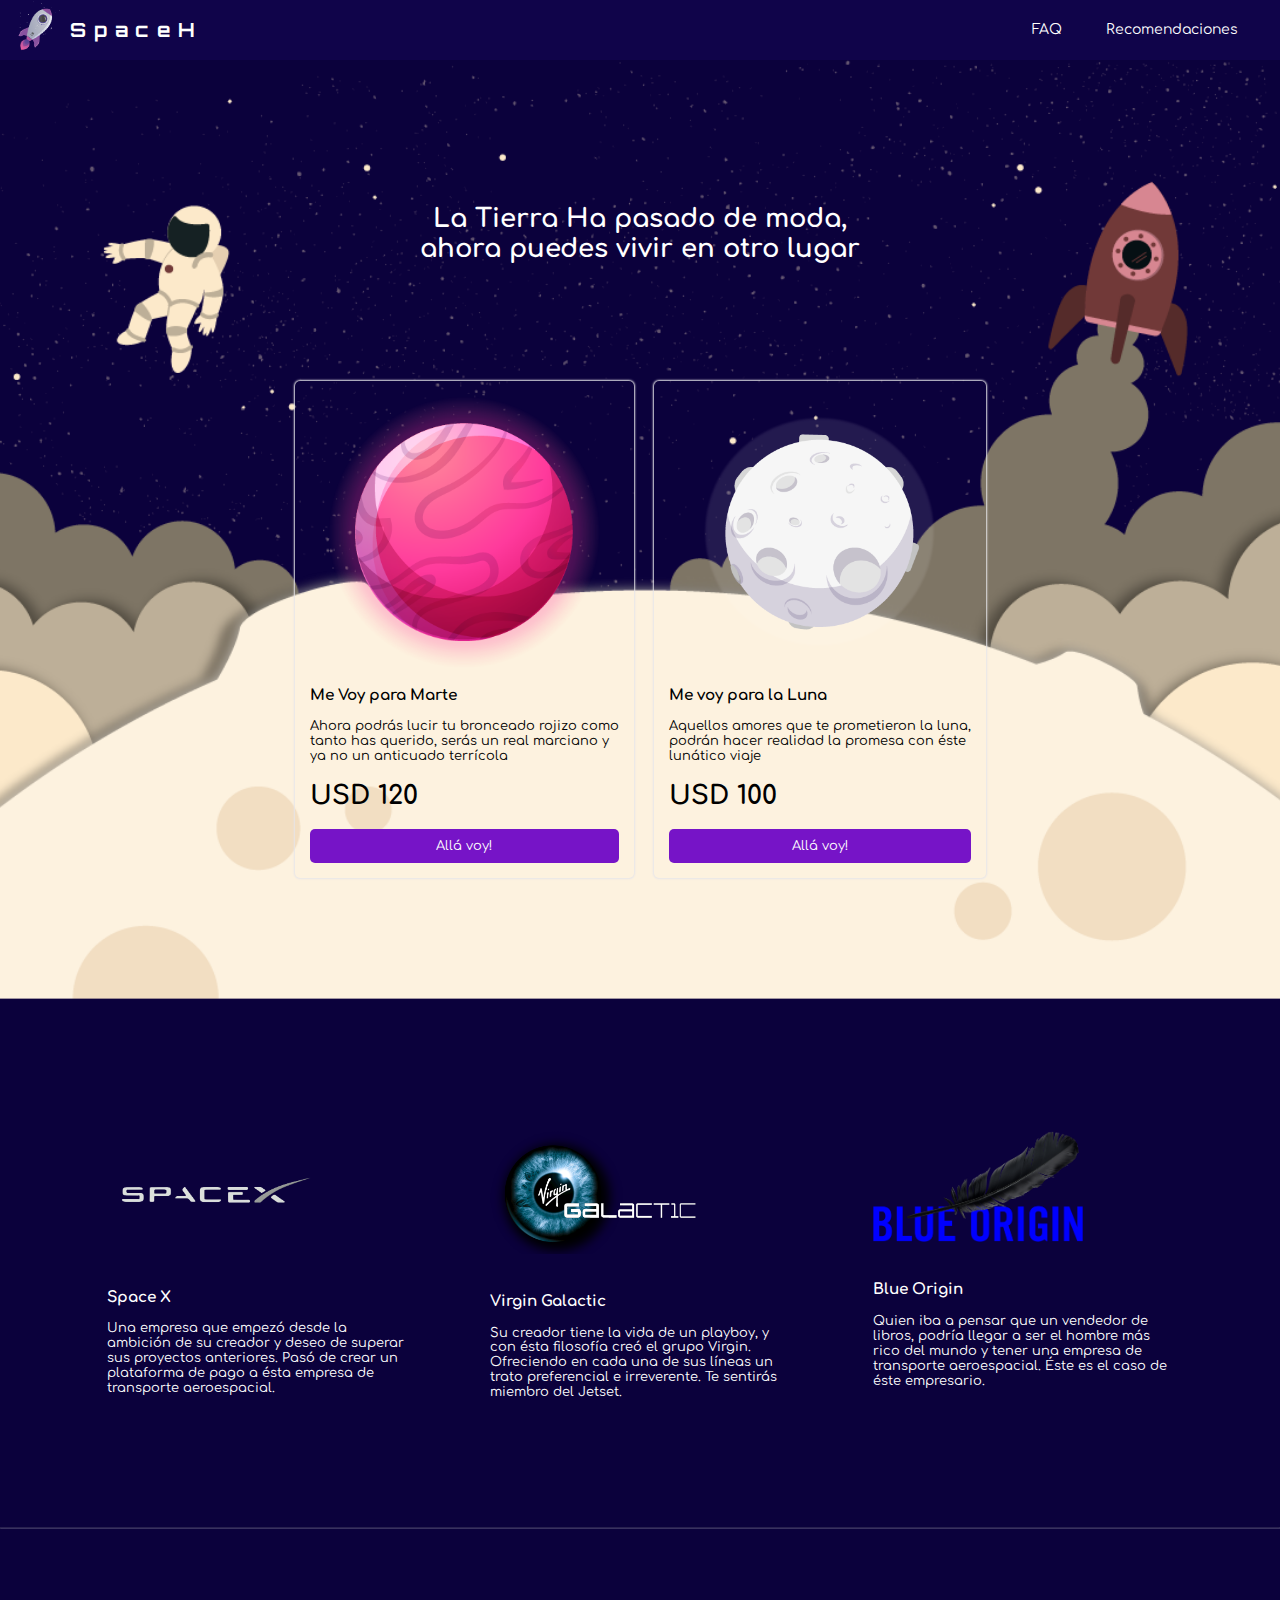
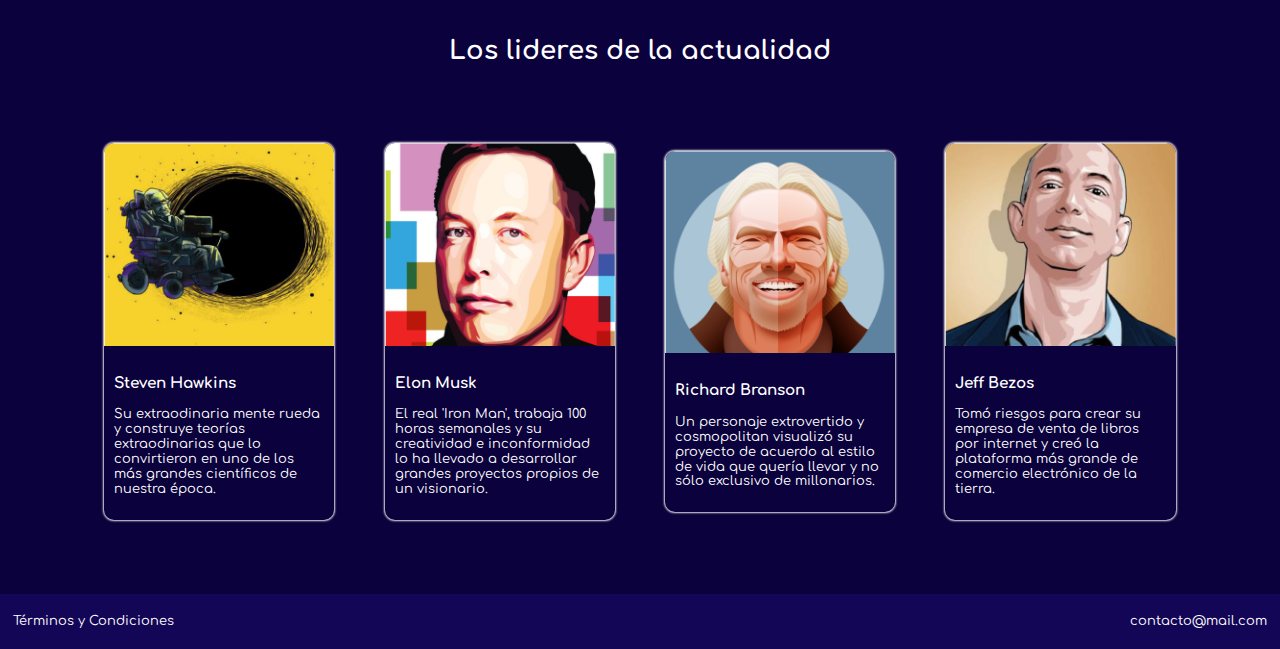
<file: index.html>
<!DOCTYPE html>
<html lang="es">
<head>
    <meta charset="UTF-8">
    <meta name="viewport" content="width=device-width, initial-scale=1.0">
    <link rel="stylesheet" href="css/animation.css">
    <link rel="stylesheet" href="css/normalize.css">
    <link rel="stylesheet" href="css/styles.css">
    <link rel="stylesheet" href="css/mobile.css">
    <title>SpaceH</title>
    <link rel="apple-touch-icon" sizes="180x180" href="images/apple-touch-icon.png">
    <link rel="icon" type="image/png" sizes="32x32" href="images/favicon-32x32.png">
    <link rel="icon" type="image/png" sizes="16x16" href="images/favicon-16x16.png">
    <link rel="manifest" href="images/site.webmanifest">
    <link rel="mask-icon" href="images/safari-pinned-tab.svg" color="#5bbad5">
    <meta name="msapplication-TileColor" content="#da532c">
    <meta name="theme-color" content="#ffffff">
</head>
<body>
    <nav class="downIn">
        <div>
            <h2 class="logo"><img src="images/rocket.png" class="rocket" alt="">SpaceH</h2>
        </div>
        <div>
            <ul>
                <li>
                    <a href="FAQ.html">FAQ</a>
                </li>
                <li>
                    <a href="recomendaciones.html">Recomendaciones</a>
                </li>
            </ul>
        </div>
    </nav>

    <section class="initial">
        <h1 class="main appear">
            La Tierra Ha pasado de moda, <br>
            ahora puedes vivir en otro lugar
        </h1>
    
        <div class="products">
            <div class="product UpIn">
                <div class="content">
                    <div class="image_product">
                        <img src="images/mars.png" alt="">
                    </div>
                    <div class="product_white">
                        <h3>Me Voy para Marte</h3>
                        <p>Ahora podrás lucir tu bronceado rojizo como <br>
                        tanto has querido, serás un real marciano y <br>
                        ya no un anticuado terrícola</p>
                    <h1>USD 120</h1>
                    </div>               
                    <a href="salesmars.html">
                        <button class="main_btn">Allá voy!</button>
                    </a>
                </div>
            </div>
    
            <div class="product UpIn">
                <div class="content">
                    <div class="image_product">
                        <img src="images/moon.png" alt="">
                    </div>
                    <h3>Me voy para la Luna</h3>
                    <p>Aquellos amores que te prometieron la luna, <br>
                        podrán hacer realidad la promesa con éste <br>
                        lunático viaje</p>
                    <h1>USD 100</h1>
                    <a href="salesmoon.html">
                        <button class="main_btn">Allá voy!</button>
                    </a>
                </div>
            </div>
        </div>
    </section>

    <section class="empresas">

        <div class="empresa">
            <div class="image_empresa">
                <img src="images/spaceX.png" alt="">
            </div>
            <h3>Space X</h3>
            <p>Una empresa que empezó desde la ambición
                de su creador y deseo de superar sus proyectos
                anteriores. Pasó de crear un plataforma de pago
                a ésta empresa de transporte aeroespacial.</p>
        </div>

        <div class="empresa">
            <div class="image_empresa">
                <img src="images/virgin.png" alt="">
            </div>
            <h3>Virgin Galactic</h3>
            <p>Su creador tiene la vida de un playboy, y con
                ésta filosofía creó el grupo Virgin. Ofreciendo
                en cada una de sus líneas un trato preferencial
                e irreverente. Te sentirás miembro del Jetset.</p>
        </div>

        <div class="empresa">
            <div class="image_empresa">
                <img src="images/blueorigin.png" alt="">
            </div>
            <h3>Blue Origin</h3>
            <p>Quien iba a pensar que un vendedor
                de libros, podría llegar a ser el hombre
                más rico del mundo y tener una empresa
                de transporte aeroespacial. Éste es el caso de
                éste empresario.</p>
        </div>
    </section>

    <hr>
    <h1 class="lideres_tittle">Los lideres de la actualidad</h1>

    <section class="lideres">
        <div class="lider">
            <div class="content_lider">
                <img src="images/sh.png" alt="">
                <div class="text">
                    <h3>Steven Hawkins</h3>
                    <p>Su extraodinaria mente rueda y
                        construye teorías extraodinarias que
                        lo convirtieron en uno de los más
                        grandes científicos de nuestra época.</p>
                </div>
            </div>
        </div>

        <div class="lider">
            <div class="content_lider">
                <img src="images/elon.png" alt="">
                <div class="text">
                    <h3>Elon Musk</h3>
                    <p>El real 'Iron Man', trabaja 100
                        horas semanales y su creatividad e
                        inconformidad lo ha llevado a
                        desarrollar grandes proyectos
                        propios de un visionario.</p>
                </div>
            </div>
        </div>

        <div class="lider">
            <div class="content_lider">
                <img src="images/branson.png" alt="">
                <div class="text">
                    <h3>Richard Branson</h3>
                    <p>Un personaje extrovertido y
                        cosmopolitan visualizó su proyecto
                        de acuerdo al estilo de vida que
                        quería llevar y no sólo exclusivo
                        de millonarios.</p>
                </div>
            </div>
        </div>

        <div class="lider">
            <div class="content_lider">
                <img src="images/bezos.png" alt="">
                <div class="text">
                    <h3>Jeff Bezos</h3>
                    <p>Tomó riesgos para crear su empresa
                        de venta de libros por internet y
                        creó la plataforma más grande de
                        comercio electrónico de la tierra.</p>
                </div>
            </div>
        </div>
    </section>

    <footer>
        <a href="terminos.html">Términos y Condiciones</a>
        <a href="mailto:contacto@mail.com">contacto@mail.com</a>
    </footer>
</body>
</html>
</file>
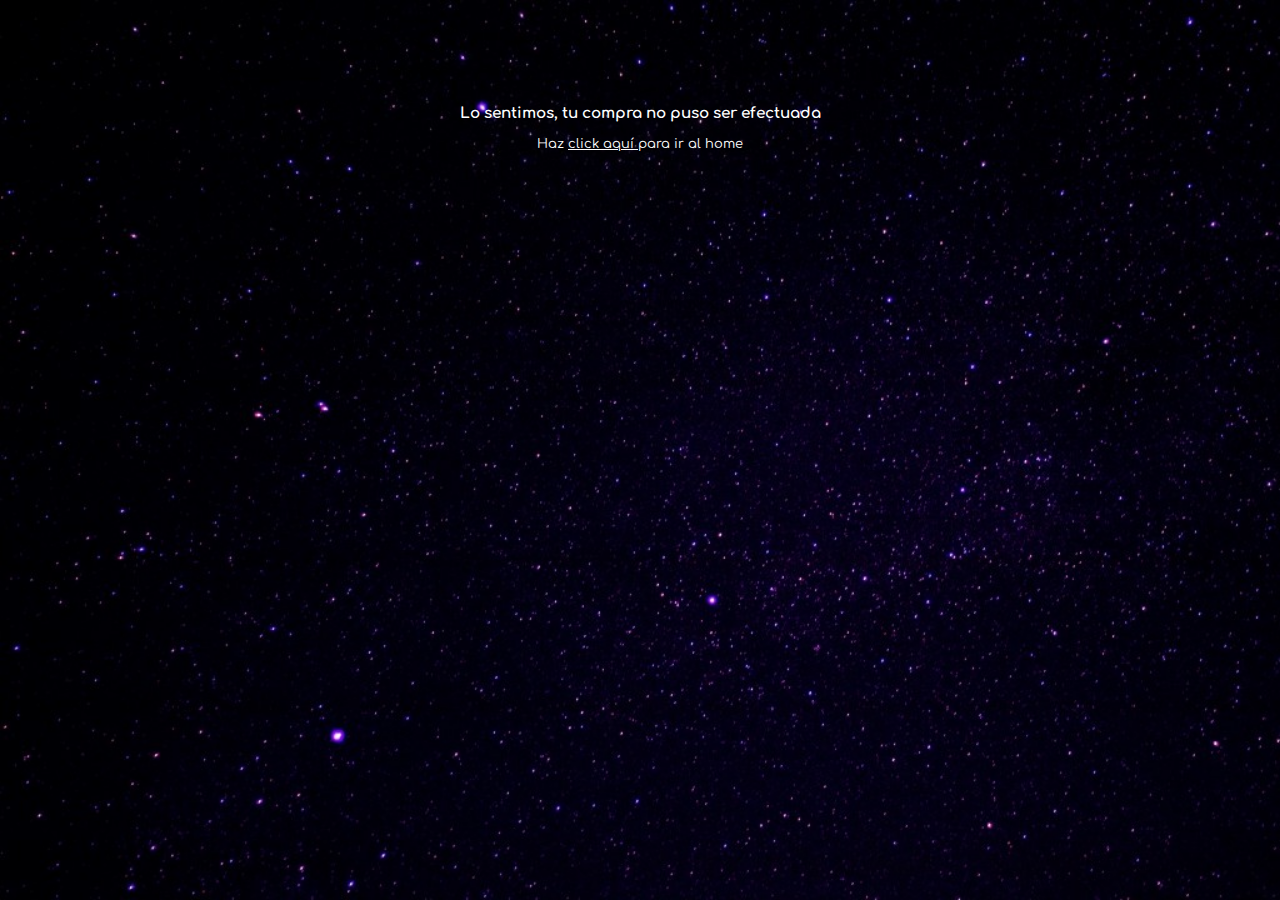
<file: fail.html>
<!DOCTYPE html>
<html lang="en">
<head>
    <meta charset="UTF-8">
    <meta name="viewport" content="width=device-width, initial-scale=1.0">
    <title>Fallo</title>
    <link rel="stylesheet" href="css/styles.css">
    <link rel="apple-touch-icon" sizes="180x180" href="images/apple-touch-icon.png">
    <link rel="icon" type="image/png" sizes="32x32" href="images/favicon-32x32.png">
    <link rel="icon" type="image/png" sizes="16x16" href="images/favicon-16x16.png">
    <link rel="manifest" href="images/site.webmanifest">
    <link rel="mask-icon" href="images  /safari-pinned-tab.svg" color="#5bbad5">
    <meta name="msapplication-TileColor" content="#da532c">
    <meta name="theme-color" content="#ffffff">
</head>
<body>
    <section class="back_fail">
        <div class="content_end">
            <h3>Lo sentimos, tu compra no puso ser efectuada</h3>
            <p>Haz <a href="index.html">click aquí </a>para ir al home</p>
        </div>
    </section>
</body>
</html>
</file>
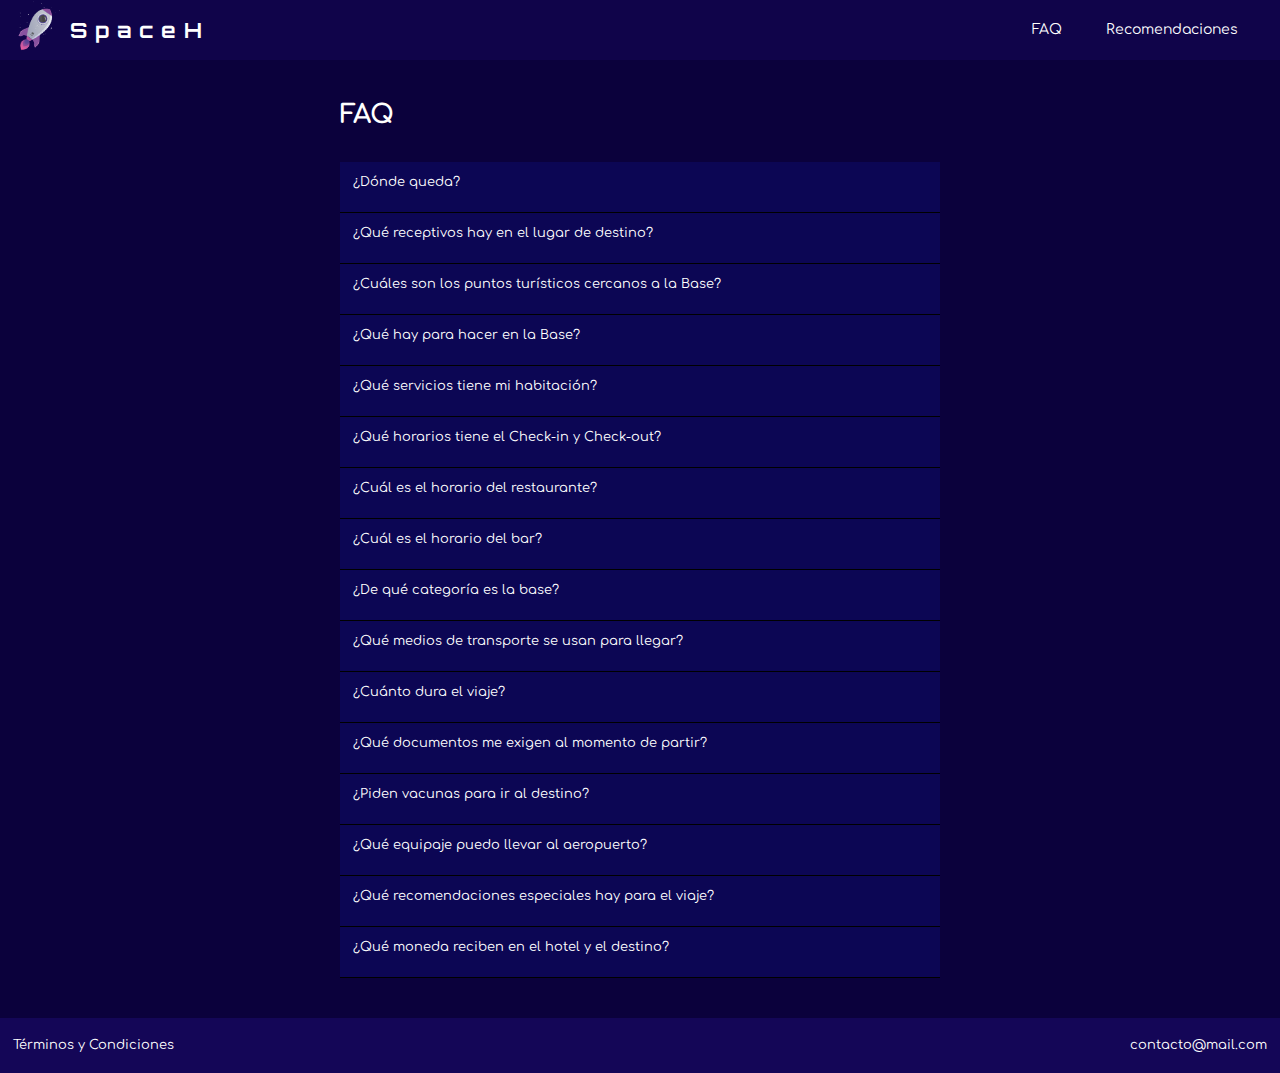
<file: FAQ.html>
<!DOCTYPE html>
<html lang="es">
<head>
    <meta charset="UTF-8">
    <meta name="viewport" content="width=device-width, initial-scale=1.0">
    <link rel="stylesheet" href="css/animation.css">
    <link rel="stylesheet" href="css/normalize.css">
    <link rel="stylesheet" href="css/styles.css">
    <link rel="stylesheet" href="css/acordeon.css">
    <link rel="stylesheet" href="css/mobile.css">
    <title>SpaceH</title>
    <link rel="apple-touch-icon" sizes="180x180" href="images/apple-touch-icon.png">
    <link rel="icon" type="image/png" sizes="32x32" href="images/favicon-32x32.png">
    <link rel="icon" type="image/png" sizes="16x16" href="images/favicon-16x16.png">
    <link rel="manifest" href="images/site.webmanifest">
    <link rel="mask-icon" href="images  /safari-pinned-tab.svg" color="#5bbad5">
    <meta name="msapplication-TileColor" content="#da532c">
    <meta name="theme-color" content="#ffffff">
</head>
<body>
    <nav class="downIn">
        <div>
            <a href="index.html"><h2 class="logo"><img src="images/rocket.png" class="rocket" alt="">SpaceH</h2></a>
        </div>
        <div>
            <ul>
                <li>
                    <a href="FAQ.html">FAQ</a>
                </li>
                <li>
                    <a href="recomendaciones.html">Recomendaciones</a>
                </li>
            </ul>
        </div>
    </nav>

    <div class="faqs">
        <h1>FAQ</h1>
          <br>    
    
        <div class="subapartado">
          <div class="title">
            <p class="titler">¿Dónde queda?</p>
          </div>
          <div class="info">
            <p class="infor">En la bahía del Cove, a 25 minutos del centro de la isla y de la playa. 
              Cabo Cañaveral para mayor informaciónEn la bahía del Cove, a 25 minutos del centro de 
              la isla y de la playa. 
        </p>
          </div>
        </div>
        
        <div class="subapartado">
          <div class="title">
            <p class="titler">¿Qué receptivos hay en el lugar de destino?</p>
          </div>
          <div class="info">
            <p class="infor">Vuelta en auto eléctrico, Reconocimiento y Tour por el área</p>
          </div>
        </div>
    
        <div class="subapartado">
          <div class="title">
            <p class="titler">¿Cuáles son los puntos turísticos cercanos a la Base?</p>
          </div>
          <div class="info">
            <p class="infor">Laguna Seca, Crater del Big Bang, ruinas Tesla Roaster, 
              Bandera de Neil Amstrong, Restos Apollo 13.</p>
          </div>
        </div>
    
        <div class="subapartado">
          <div class="title">
            <p class="titler">¿Qué hay para hacer en la Base?</p>
          </div>
          <div class="info">
            <p class="infor">Piscina termal, cultivos hidropónicos, caminatas lunares, río lento, juegos.</p>
          </div>
        </div>
    
        <div class="subapartado">
            <div class="title">
              <p class="titler">¿Qué servicios tiene mi habitación?</p>
            </div>
            <div class="info">
              <p class="infor">Tu habitación contará con televisión con señal por cable, 
                  aire acondicionado, caja de seguridad, baño privado con ducha, 
                  algunas habitaciones tienen vista a la tierra y otras al infinito. </p>
            </div>
          </div>
    
          <div class="subapartado">
              <div class="title">
                <p class="titler">¿Qué horarios tiene el Check-in y Check-out?</p>
              </div>
              <div class="info">
                <p class="infor">El check in de las habitaciones es a las 3:00 p.m. 
                  y el check out es a la 1:00 p.m. Dependiendo del lugar de la Luna 
                  donde aterricemos varía la zona horaria</p>
              </div>
            </div>
    
        <div class="subapartado">
          <div class="title">
            <p class="titler">¿Cuál es el horario del restaurante?</p>
          </div>
          <div class="info">
            <p class="infor">En el restaurante buffet: Desayuno: De 7:00 a.m a 900 a.m.,
               Almuerzo: De 12:00 m a 2:30 p.m., Cena: De 6:00 p.m. a 9:00 p.m. 
               Dependiendo del lugar de la Luna donde aterricemos varía la zona horaria.</p>
          </div>
        </div>
    
        <div class="subapartado">
          <div class="title">
            <p class="titler">¿Cuál es el horario del bar?</p>
          </div>
          <div class="info">
            <p class="infor">Funcionan de 11:00 a.m. a 11:00 p.m. Ofrece licores terrícolas 
              de diferentes nacionalidades a preferencia del viajero.</p>
          </div>
        </div>
    
        <div class="subapartado">
            <div class="title">
              <p class="titler">¿De qué categoría es la base?</p>
            </div>
            <div class="info">
              <p class="infor">Categoría Premium.</p>
            </div>
        </div>
    
        <div class="subapartado">
          <div class="title">
            <p class="titler">¿Qué medios de transporte se usan para llegar?</p>
          </div>
          <div class="info">
            <p class="infor">Contamos con servicio privado con carros eléctricos autónomos desde 
              el cohete, la base y recorridos por el globo.</p>
          </div>
        </div>
    
        <div class="subapartado">
          <div class="title">
            <p class="titler">¿Cuánto dura el viaje?</p>
          </div>
          <div class="info">
            <p class="infor">Desde Seatle, el vuelo dura 1 hora 40 minutos aproximadamente 
              a la Luna y 6 horas a Marte. El horario varía desde el continente de partida.</p>
          </div>
        </div>
    
        <div class="subapartado">
          <div class="title">
            <p class="titler">¿Qué documentos me exigen al momento de partir?</p>
          </div>
          <div class="info">
            <p class="infor">Sólo es necesario tu ID, pasaporte y tarjeta de crédito.</p>
          </div>
        </div>
    
        <div class="subapartado">
          <div class="title">
            <p class="titler">¿Piden vacunas para ir al destino?</p>
          </div>
          <div class="info">
            <p class="infor">Contra la Malaria, Fiebre Amarilla y nada de moquitos.</p>
          </div>
        </div>
    
        <div class="subapartado">
          <div class="title">
            <p class="titler">¿Qué equipaje puedo llevar al aeropuerto?</p>
          </div>
          <div class="info">
            <p class="infor">No es necesario, tu pasaporte incluye la indumentaria 
              para poder emprender el viaje. Además puedes llevar una pieza con 
              peso máximo de hasta 10 kilos como equipaje de mano.</p>
          </div>
        </div>
    
        <div class="subapartado">
          <div class="title">
            <p class="titler">¿Qué recomendaciones especiales hay para el viaje?</p>
          </div>
          <div class="info">
            <p class="infor">Usa siempre bloqueador solar, lleva repelente (hasta por 
              allá hay mosquitos). Cabe recordar que no contamos con capa de ozono por 
              lo que se recomienda uso de sombreros, gorra y/o demás elementos de 
              protección contra el sol que se puedan poner sobre el casco.</p>
          </div>
        </div>
    
        <div class="subapartado">
          <div class="title">
            <p class="titler">¿Qué moneda reciben en el hotel y el destino?</p>
          </div>
          <div class="info">
            <p class="infor">La mayoría de tarjetas de crédito son aceptadas 
              la conversión se hace en dólares y bitcoins pero pronto contaremos 
              con nuestra criptomoneda.</p>
          </div>
        </div>
      </div>

    <footer>
        <a href="terminos.html">Términos y Condiciones</a>
        <a href="mailto:contacto@mail.com">contacto@mail.com</a>
    </footer>
</body>
</html>
</file>
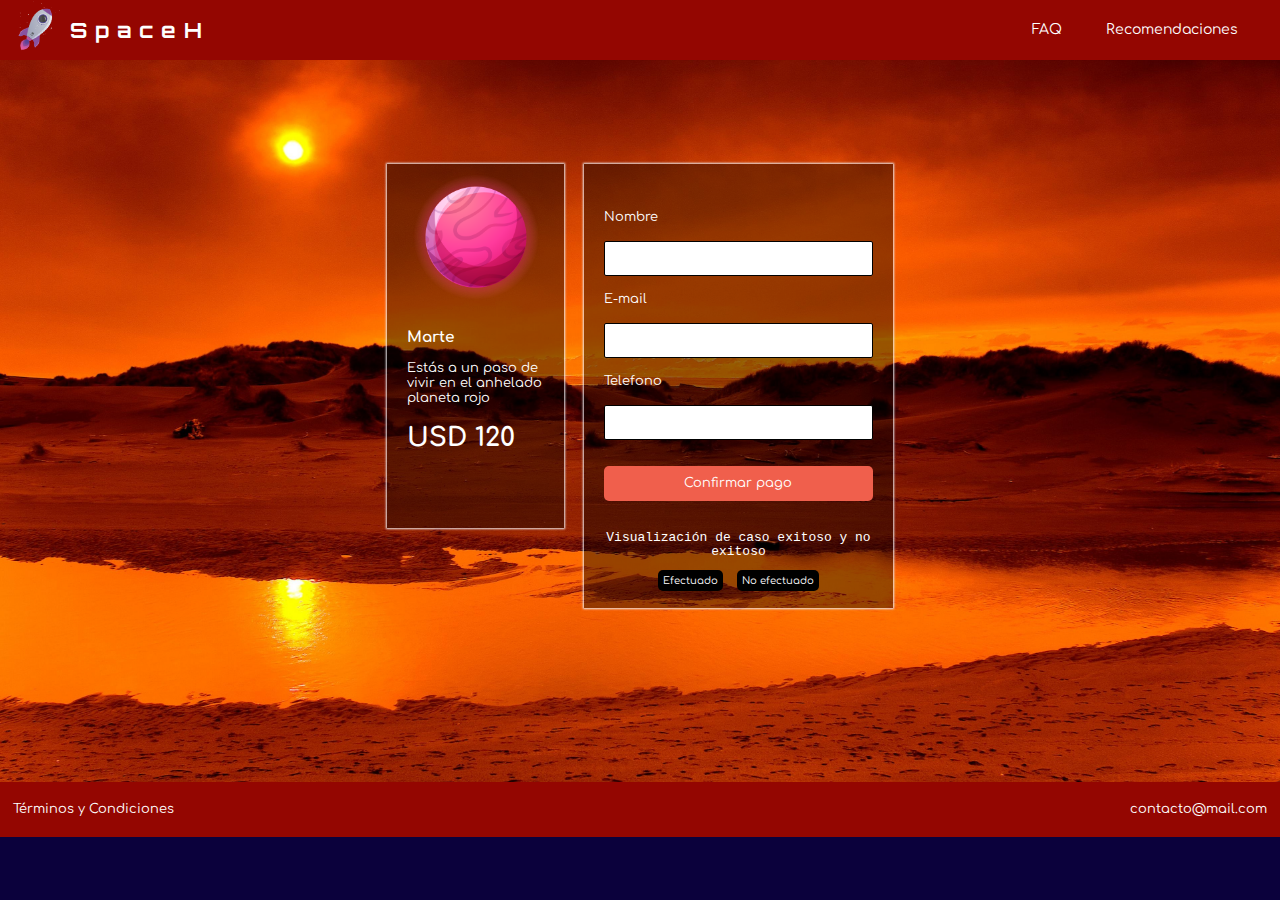
<file: salesmars.html>
<!DOCTYPE html>
<html lang="en">
<head>
    <meta charset="UTF-8">
    <meta name="viewport" content="width=device-width, initial-scale=1.0">
    <link rel="stylesheet" href="css/grid.css">
    <link rel="stylesheet" href="css/animation.css">
    <link rel="stylesheet" href="css/normalize.css">
    <link rel="stylesheet" href="css/styles.css">
    <link rel="stylesheet" href="css/mobile.css">
    <title>Marte</title>
    <link rel="apple-touch-icon" sizes="180x180" href="images/apple-touch-icon.png">
    <link rel="icon" type="image/png" sizes="32x32" href="images/favicon-32x32.png">
    <link rel="icon" type="image/png" sizes="16x16" href="images/favicon-16x16.png">
    <link rel="manifest" href="images/site.webmanifest">
    <link rel="mask-icon" href="images  /safari-pinned-tab.svg" color="#5bbad5">
    <meta name="msapplication-TileColor" content="#da532c">
    <meta name="theme-color" content="#ffffff">
</head>
<body>
    <nav class="nav_mars">
        <div>
            <a href="index.html"><h2 class="logo"><img src="images/rocket.png" class="rocket" alt="">SpaceH</h2></a>
        </div>
        <div>
            <ul>
                <li>
                    <a href="FAQ.html">FAQ</a>
                </li>
                <li>
                    <a href="recomendaciones.html">Recomendaciones</a>
                </li>
            </ul>
        </div>
    </nav>

    <div class="container_mars">
        <div class="description">
            <div class="image_description">
                <img src="images/mars.png" alt="">
            </div>
            <div class="text">
                <h3>Marte</h3>
                <p>Estás a un paso de vivir en el anhelado planeta rojo</p>
                <h1>USD 120</h1>
            </div>
        </div>

        <div class="payment">
            <form class="mars_form" action="https://www.paypal.com/cgi-bin/webscr?cmd=_s-xclick&hosted_button_id=XL9EEV5MVXDK4" method="POST">
                <label for="name">Nombre</label>
                <br>
                <input type="text" id="name" required class="data">
                <br>
                <label for="mail">E-mail</label>
                <br>
                <input type="email" id="mail" required class="data">
                <br>
                <label for="phone">Telefono</label>
                <br>
                <input type="tel" id="phone" required class="data">
                <br>
                <input type="submit" class="main_btn" name="submit" value="Confirmar pago">
                <br>
                <div class="pay">
                    <p>Visualización de caso exitoso y no exitoso</p>
                    <a href="success.html" class="btn_pay sucess">Efectuado</a>
                    <a href="fail.html" class="btn_pay fail">No efectuado</a>
                </div>
            </form>
        </div>
    </div>

    <footer class="footer_mars">
        <a href="terminos.html">Términos y Condiciones</a>
        <a href="mailto:contacto@mail.com">contacto@mail.com</a>
    </footer>
</body>
</html>
</file>
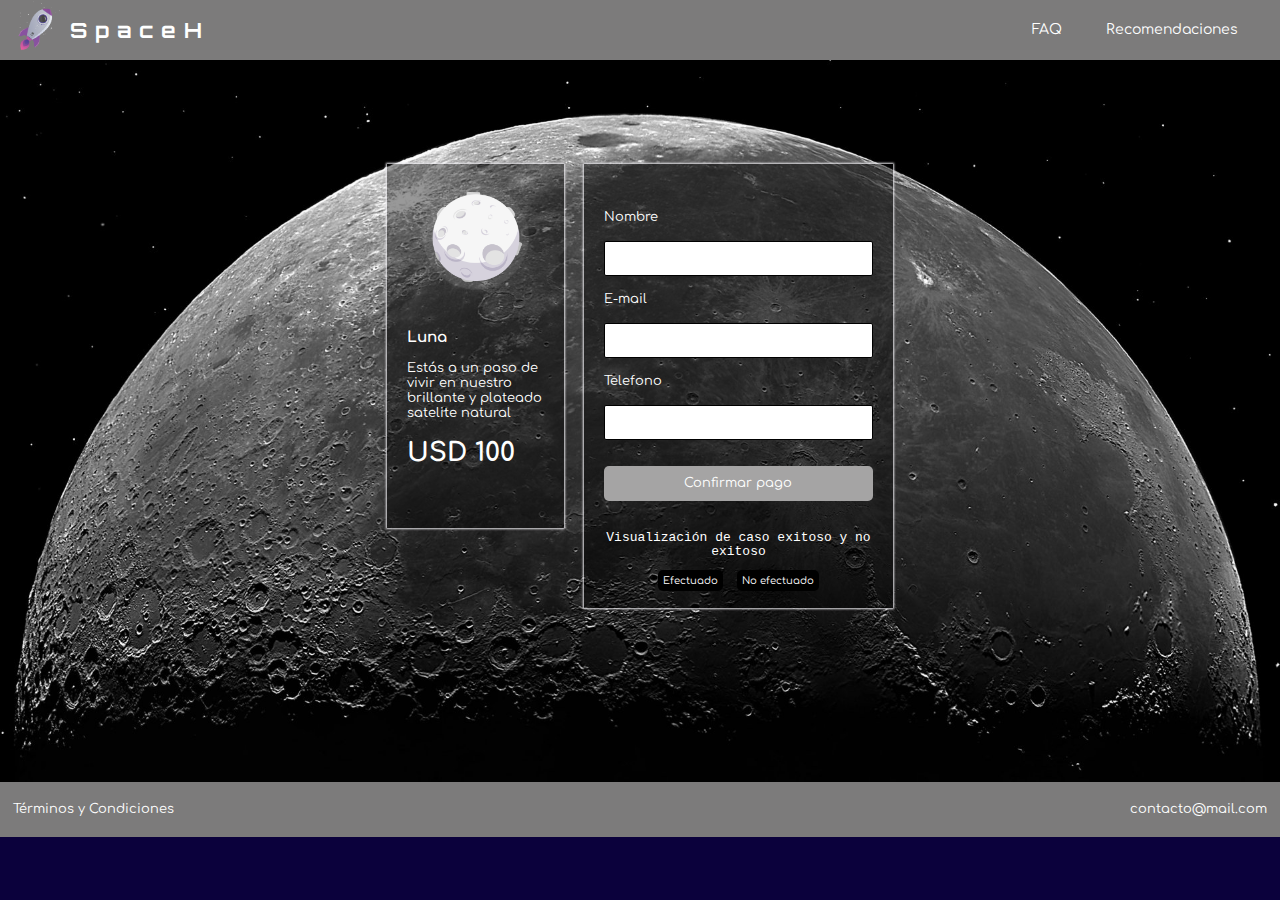
<file: salesmoon.html>
<!DOCTYPE html>
<html lang="en">
<head>
    <meta charset="UTF-8">
    <meta name="viewport" content="width=device-width, initial-scale=1.0">
    <link rel="stylesheet" href="css/grid.css">
    <link rel="stylesheet" href="css/animation.css">
    <link rel="stylesheet" href="css/normalize.css">
    <link rel="stylesheet" href="css/styles.css">
    <link rel="stylesheet" href="css/mobile.css">
    <title>Luna</title>
    <link rel="apple-touch-icon" sizes="180x180" href="images/apple-touch-icon.png">
    <link rel="icon" type="image/png" sizes="32x32" href="images/favicon-32x32.png">
    <link rel="icon" type="image/png" sizes="16x16" href="images/favicon-16x16.png">
    <link rel="manifest" href="images/site.webmanifest">
    <link rel="mask-icon" href="images  /safari-pinned-tab.svg" color="#5bbad5">
    <meta name="msapplication-TileColor" content="#da532c">
    <meta name="theme-color" content="#ffffff">
</head>
<body>
    <nav class="nav_moon">
        <div>
            <a href="index.html"><h2 class="logo"><img src="images/rocket.png" class="rocket" alt="">SpaceH</h2></a>
        </div>
        <div>
            <ul>
                <li>
                    <a href="FAQ.html">FAQ</a>
                </li>
                <li>
                    <a href="recomendaciones.html">Recomendaciones</a>
                </li>
            </ul>
        </div>
    </nav>

    <div class="container_moon">
        <div class="description">
            <div class="image_description">
                <img src="images/moon.png" alt="">
            </div>
            <div class="text">
                <h3>Luna</h3>
                <p>Estás a un paso de vivir en nuestro brillante y plateado satelite natural</p>
                <h1>USD 100</h1>
            </div>
        </div>

        <div class="payment">
            <form class="moon_form" action="https://www.paypal.com/cgi-bin/webscr?cmd=_s-xclick&hosted_button_id=XL9EEV5MVXDK4" method="POST">
                <label for="name">Nombre</label>
                <br>
                <input type="text" id="name" required class="data">
                <br>
                <label for="mail">E-mail</label>
                <br>
                <input type="email" id="mail" required class="data">
                <br>
                <label for="phone">Telefono</label>
                <br>
                <input type="tel" id="phone" required class="data">
                <br>
                <input type="submit" class="main_btn" name="submit" value="Confirmar pago">
                <br>
                <div class="pay">
                    <p>Visualización de caso exitoso y no exitoso</p>
                    <a href="success.html" class="btn_pay sucess">Efectuado</a>
                    <a href="fail.html" class="btn_pay fail">No efectuado</a>
                </div>
            </form>
        </div>
    </div>

    <footer class="footer_moon">
        <a href="terminos.html">Términos y Condiciones</a>
        <a href="mailto:contacto@mail.com">contacto@mail.com</a>
    </footer>
</body>
</html>
</file>
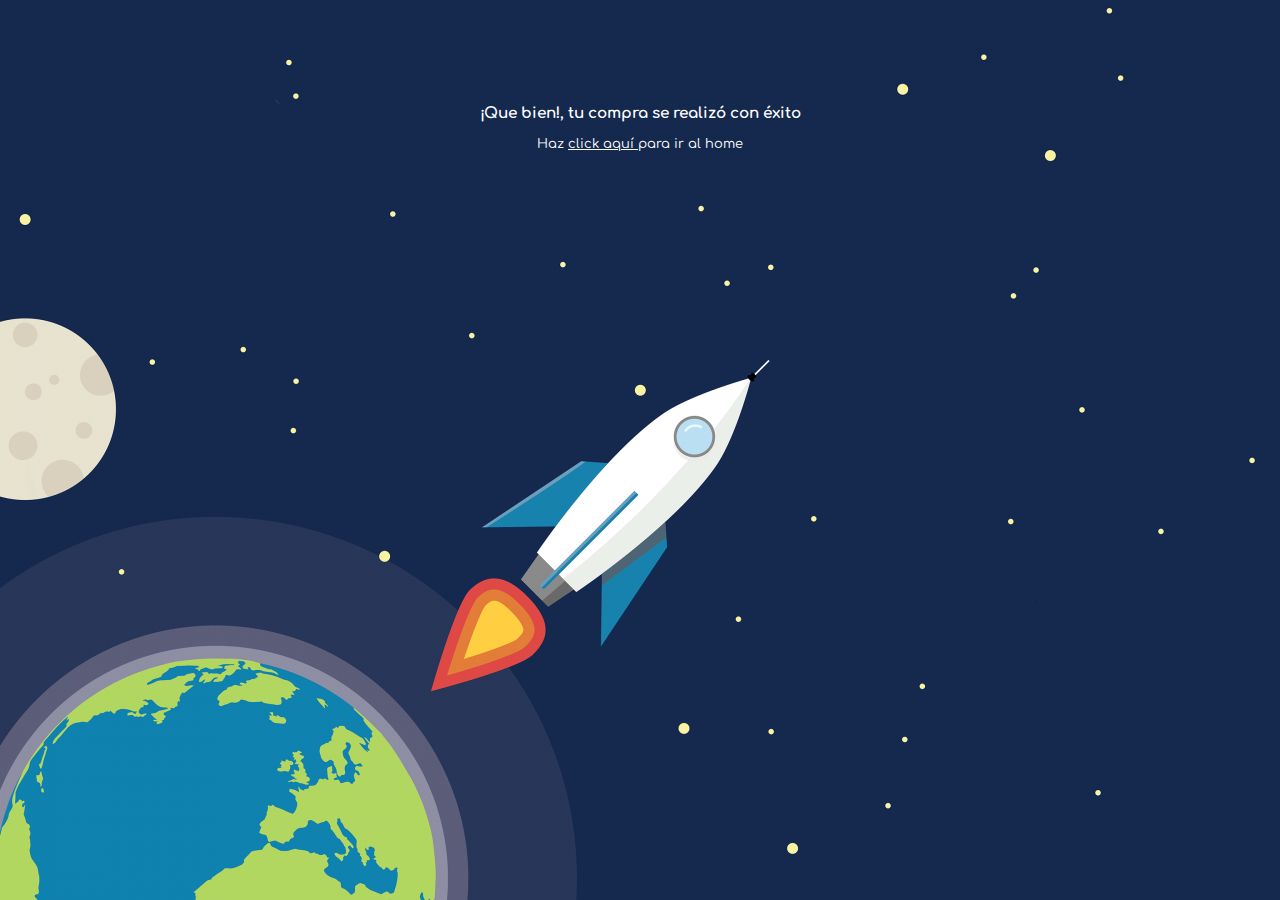
<file: success.html>
<!DOCTYPE html>
<html lang="en">
<head>
    <meta charset="UTF-8">
    <meta name="viewport" content="width=device-width, initial-scale=1.0">
    <title>Exito</title>
    <link rel="stylesheet" href="css/styles.css">
    <link rel="apple-touch-icon" sizes="180x180" href="images/apple-touch-icon.png">
    <link rel="icon" type="image/png" sizes="32x32" href="images/favicon-32x32.png">
    <link rel="icon" type="image/png" sizes="16x16" href="images/favicon-16x16.png">
    <link rel="manifest" href="images/site.webmanifest">
    <link rel="mask-icon" href="images  /safari-pinned-tab.svg" color="#5bbad5">
    <meta name="msapplication-TileColor" content="#da532c">
    <meta name="theme-color" content="#ffffff">
</head>
<body>
    <section class="back_success">
        <div class="content_end">
            <h3>¡Que bien!, tu compra se realizó con éxito</h3>
            <p>Haz <a href="index.html">click aquí </a>para ir al home</p>
        </div>
    </section>
</body>
</html>
</file>
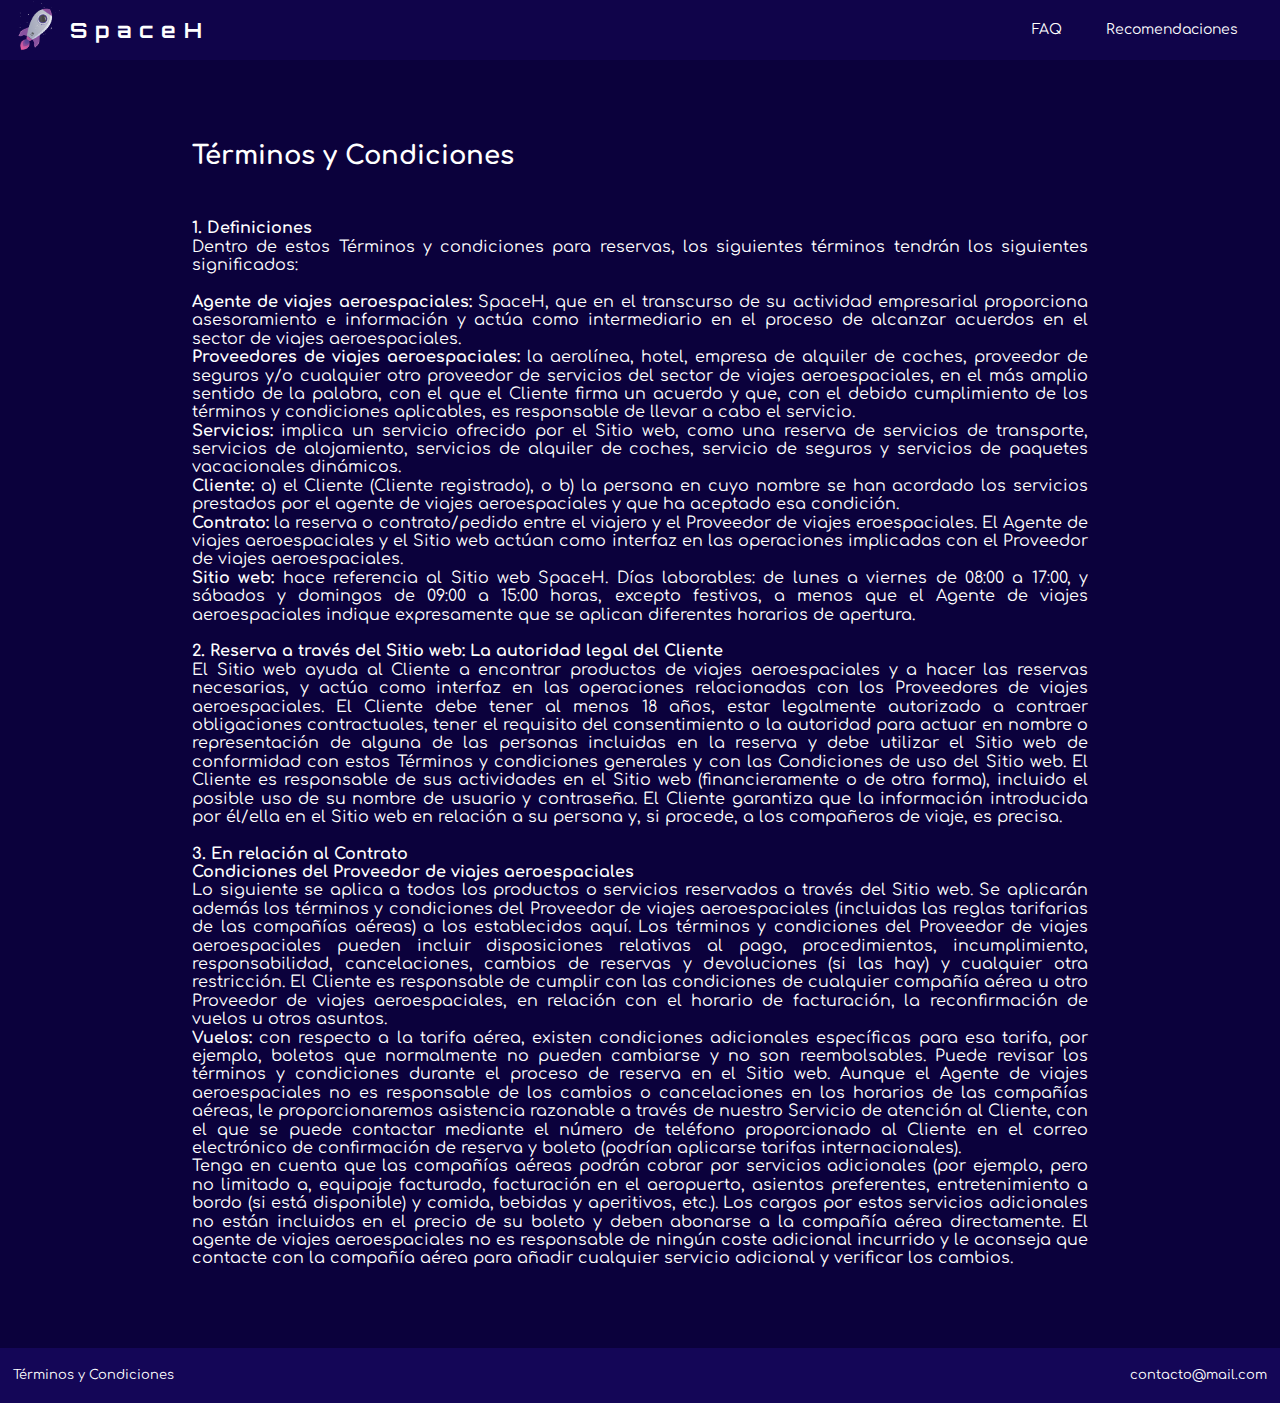
<file: terminos.html>
<!DOCTYPE html>
<html lang="es">
<head>
    <meta charset="UTF-8">
    <meta name="viewport" content="width=device-width, initial-scale=1.0">
    <link rel="stylesheet" href="css/animation.css">
    <link rel="stylesheet" href="css/normalize.css">
    <link rel="stylesheet" href="css/styles.css">
    <link rel="stylesheet" href="css/mobile.css">
    <title>Terminos y condiciones</title>
    <link rel="apple-touch-icon" sizes="180x180" href="images/apple-touch-icon.png">
    <link rel="icon" type="image/png" sizes="32x32" href="images/favicon-32x32.png">
    <link rel="icon" type="image/png" sizes="16x16" href="images/favicon-16x16.png">
    <link rel="manifest" href="images/site.webmanifest">
    <link rel="mask-icon" href="images  /safari-pinned-tab.svg" color="#5bbad5">
    <meta name="msapplication-TileColor" content="#da532c">
    <meta name="theme-color" content="#ffffff">
</head>
<body>
    <nav class="downIn">
        <div>
            <a href="index.html"><h2 class="logo"><img src="images/rocket.png" class="rocket" alt="">SpaceH</h2></a>
        </div>
        <div>
            <ul>
                <li>
                    <a href="FAQ.html">FAQ</a>
                </li>
                <li>
                    <a href="recomendaciones.html">Recomendaciones</a>
                </li>
            </ul>
        </div>
    </nav>

    <div class="conditions">
        <h1>Términos y Condiciones</h1>
        <br>
        <p><strong>1. Definiciones </strong> <br>
          Dentro de estos Términos y condiciones para reservas, los siguientes términos tendrán 
          los siguientes significados: <br>
          <br> 
          <strong>Agente de viajes aeroespaciales: </strong>SpaceH, que en el transcurso de su 
          actividad empresarial proporciona asesoramiento e información y actúa como intermediario en 
          el proceso de alcanzar acuerdos en el sector de viajes aeroespaciales. <br>
          <strong>Proveedores de viajes aeroespaciales: </strong> la aerolínea, hotel, empresa de alquiler 
          de coches, proveedor de seguros y/o cualquier otro proveedor de servicios del sector de viajes 
          aeroespaciales, en el más amplio sentido de la palabra, con el que el Cliente firma un acuerdo 
          y que, con el debido cumplimiento de los términos y condiciones aplicables, es responsable de 
          llevar a cabo el servicio. <br>
          <strong>Servicios: </strong> implica un servicio ofrecido por el Sitio web, como una reserva de 
          servicios de transporte, servicios de alojamiento, servicios de alquiler de coches, servicio de 
          seguros y servicios de paquetes vacacionales dinámicos. <br>
          <strong>Cliente: </strong>a) el Cliente (Cliente registrado), o b) la persona en cuyo nombre se 
          han acordado los servicios prestados por el agente de viajes aeroespaciales y que ha aceptado esa 
          condición. <br>
          <strong>Contrato: </strong> la reserva o contrato/pedido entre el viajero y el Proveedor de viajes 
          eroespaciales. El Agente de viajes aeroespaciales y el Sitio web actúan como interfaz en las 
          operaciones implicadas con el Proveedor de viajes aeroespaciales. <br>
          <strong>Sitio web: </strong> hace referencia al Sitio web SpaceH. Días laborables: de lunes 
          a viernes de 08:00 a 17:00, y sábados y domingos de 09:00 a 15:00 horas, excepto festivos, a menos 
          que el Agente de viajes aeroespaciales indique expresamente que se aplican diferentes horarios de 
          apertura. 
          <br>
          <br>
          <strong>2. Reserva a través del Sitio web: La autoridad legal del Cliente </strong> <br>
          El Sitio web ayuda al Cliente a encontrar productos de viajes aeroespaciales y a hacer las reservas 
          necesarias, y actúa como interfaz en las operaciones relacionadas con los Proveedores de viajes 
          aeroespaciales. El Cliente debe tener al menos 18 años, estar legalmente autorizado a contraer 
          obligaciones contractuales, tener el requisito del consentimiento o la autoridad para actuar en 
          nombre o representación de alguna de las personas incluidas en la reserva y debe utilizar el 
          Sitio web de conformidad con estos Términos y condiciones generales y con las Condiciones de 
          uso del Sitio web. El Cliente es responsable de sus actividades en el Sitio web (financieramente 
          o de otra forma), incluido el posible uso de su nombre de usuario y contraseña. El Cliente garantiza 
          que la información introducida por él/ella en el Sitio web en relación a su persona y, si procede, 
          a los compañeros de viaje, es precisa. <br>
          <br>
          <strong>3. En relación al Contrato </strong><br>
          <strong>Condiciones del Proveedor de viajes aeroespaciales</strong> <br>
          Lo siguiente se aplica a todos los productos o servicios reservados a través del Sitio web. Se 
          aplicarán además los términos y condiciones del Proveedor de viajes aeroespaciales (incluidas las 
          reglas tarifarias de las compañías aéreas) a los establecidos aquí. Los términos y condiciones del 
          Proveedor de viajes aeroespaciales pueden incluir disposiciones relativas al pago, procedimientos, 
          incumplimiento, responsabilidad, cancelaciones, cambios de reservas y devoluciones (si las hay) y 
          cualquier otra restricción. El Cliente es responsable de cumplir con las condiciones de cualquier 
          compañía aérea u otro Proveedor de viajes aeroespaciales, en relación con el horario de facturación, 
          la reconfirmación de vuelos u otros asuntos. <br>
          <strong>Vuelos: </strong>con respecto a la tarifa aérea, existen condiciones adicionales específicas 
          para esa tarifa, por ejemplo, boletos que normalmente no pueden cambiarse y no son reembolsables. 
          Puede revisar los términos y condiciones durante el proceso de reserva en el Sitio web. Aunque el 
          Agente de viajes aeroespaciales no es responsable de los cambios o cancelaciones en los horarios de 
          las compañías aéreas, le proporcionaremos asistencia razonable a través de nuestro Servicio de atención
          al Cliente, con el que se puede contactar mediante el número de teléfono proporcionado al Cliente en 
          el correo electrónico de confirmación de reserva y boleto (podrían aplicarse tarifas internacionales). <br>
          Tenga en cuenta que las compañías aéreas podrán cobrar por servicios adicionales (por ejemplo, pero no 
          limitado a, equipaje facturado, facturación en el aeropuerto, asientos preferentes, entretenimiento a 
          bordo (si está disponible) y comida, bebidas y aperitivos, etc.). Los cargos por estos servicios 
          adicionales no están incluidos en el precio de su boleto y deben abonarse a la compañía aérea 
          directamente. El agente de viajes aeroespaciales no es responsable de ningún coste adicional incurrido 
          y le aconseja que contacte con la compañía aérea para añadir cualquier servicio adicional y verificar 
          los cambios. 
          
    </div>

    <footer>
        <a href="terminos.html">Términos y Condiciones</a>
        <a href="mailto:contacto@mail.com">contacto@mail.com</a>
    </footer>
</body>
</html>
</file>
<file: css/animation.css>
.appear{
    -webkit-animation-duration: 4s;
    animation-duration: 4s;
    -webkit-animation-fill-mode: both;
    animation-fill-mode: both;
    -webkit-animation-name: appear;
    animation-name: appear;
}

@keyframes appear{
    0%{
        opacity: 0;
    }
    100%{
        opacity: 1;
    }
}

.downIn{
  -webkit-animation-duration: 1s;
  animation-duration: 1s;
  -webkit-animation-fill-mode: both;
  animation-fill-mode: both;
  -webkit-animation-name: downIn;
  animation-name: downIn;
}

@keyframes downIn {
  from{
    opacity: 0;
    -webkit-transform: translate3d(0,-100%,0);
    transform: translate3d(0,-100%,0);
  }
  to{
    opacity: 1;
    -webkit-transform: translate3d(0,0,0);
    transform: translate3d(0,0,0);
  }
}


.pulse {
  -webkit-animation-duration: 1s;
  animation-duration: 1s;
  -webkit-animation-name: pulse;
  animation-name: pulse;
}

@-webkit-keyframes pulse {
  from {
    -webkit-transform: scale3d(1, 1, 1);
    transform: scale3d(1, 1, 1);
  }

  50% {
    -webkit-transform: scale3d(1.05, 1.05, 1.05);
    transform: scale3d(1.05, 1.05, 1.05);
  }

  to {
    -webkit-transform: scale3d(1, 1, 1);
    transform: scale3d(1, 1, 1);
  }
}

@keyframes pulse {
  from {
    -webkit-transform: scale3d(1, 1, 1);
    transform: scale3d(1, 1, 1);
  }

  50% {
    -webkit-transform: scale3d(1.05, 1.05, 1.05);
    transform: scale3d(1.05, 1.05, 1.05);
  }

  to {
    -webkit-transform: scale3d(1, 1, 1);
    transform: scale3d(1, 1, 1);
  }
}


.UpIn{
  -webkit-animation-duration: 1s;
  animation-duration: 1s;
  -webkit-animation-fill-mode: both;
  animation-fill-mode: both;
  -webkit-animation-name: UpIn;
  animation-name: UpIn;
}

@keyframes UpIn{
  from{
    opacity: 0;
    -webkit-transform: translate3d(0,100%,0);
    transform: translate3d(0,100%,0);
  }
  to{
    opacity: 1;
    -webkit-transform: translate3d(0,0,0);
    transform: translate3d(0,0,0);
  }
}
</file>
<file: css/styles.css>
@import url('https://fonts.googleapis.com/css?family=Comfortaa');
@import url('https://fonts.googleapis.com/css?family=Orbitron:500');

:root{
/* ------------------------- Variables */
  font-family: 'Orbitron', sans-serif;
--blue-color: #0B013C;
--white-color: white;
--black-color:black;
--box: 0 0 2px 1px #e6e5e9;
}

/* -------------------------------------------  */
html, body{
  margin:0;
  padding: 0;
  font-family: 'Comfortaa';
  color: var(--white-color);
  background: var(--blue-color);
  font-size: .9em;
  }

.logo{
  color: var(--white-color);
  font-family: 'Orbitron', sans-serif;
  font-size: 1.5em;
  letter-spacing: 8px;
  display: flex;
  align-items: center;
  }

.logo img{
  width: 40px;
  transform: rotate(35deg);
  padding-right: 20px;
  }

nav{
  display: flex;
  justify-content: space-between;
  background-color: #10044a;
  align-items: center;
  padding: 0 10px;
  max-height: 60px;
  }

nav ul{
  display: flex;
  }

nav li{
  list-style: none;
  padding-right: 20px;
  }

nav a{
  padding: 10px;
  text-decoration: none;
  color: var(--white-color);
  font-size: 14px;
  border: 2px solid transparent;
  }

nav li a:hover{
  border: solid 2px #221B6B; 
  border-radius: 8px;
  }

  /* ------------------------------------------- MAIN SECTION */

.main{
  text-align: center;
  padding-top: 7%;
  padding-bottom: 10%;
  }

/* -------------------------------------------  PRODUCTOS */

.initial{
  background-image: url("../images/space.png");
  background-size: cover;
  background-position: center top;
  background-repeat: no-repeat;
  padding: 5% 15% 12% 15%;
  }

.products{
  display: flex;
  justify-content: center;
  align-items: center;
  }

.product{
  padding: 10px;
  }

.content{
  padding: 15px;
  border-radius: 5px;
  box-shadow: var(--box);
  color: var(--black-color);
  }

.image_product{
  text-align: center;
  }

.image_product img{
  width: 21em;
  }

.image_product:hover{
  animation: pulse 1s;
  }

.main_btn{
  background-color: #7614c7;
  width: 100%;
  padding: 10px;
  border: 0;
  border-radius: 5px;
  cursor: pointer;
  color: var(--white-color);
  }

.main_btn:hover{
  background-color: #510e88;
  }

/* -------------------------------------------  EMPRESAS */

.empresas{
  display: flex;
  justify-content: space-evenly;
  align-items: center;
  padding: 5% 5%;
  }

.empresa{
  padding: 25px 40px;
  width: 300px;
  height: 300px;
  text-align: left;
  }

.image_empresa img{
  width: 70%;
  padding-bottom: 20px;
  }

   /* ------------------line */

hr{
  opacity: .2;
  }

   /* -------------------------------------------  LIDERES */

.lideres_tittle{
  text-align: center;
  font-size: 26px;
  padding-top: 90px;
  padding-bottom: 50px;
}

.lideres{
  display: flex;
  justify-content: space-evenly;
  align-items: center;
  margin: 0 5% 5%;
  }

.lider{
  padding: 10px;
  width: 20%;
  height: 20%;
  }
   
.content_lider{
  border-radius: 10px;
  box-shadow: var(--box);
  }

.lider img{
  width: 100%;
  border-radius: 10px 10px 0 0;
  }

.lider img:hover{
  opacity: .8;
  }

.text{
  padding: 10px;
}

/* -------------------------------------------  SALES */

.nav_mars{
  background-color: rgb(148, 6, 1);
}

.nav_mars li a:hover{
  border: solid 2px #c4510f; 
  border-radius: 8px;
}

.nav_moon{
  background-color: rgb(124, 123, 123);
}

.nav_moon li a:hover{
  border: solid 2px #5e5c5c; 
  border-radius: 8px;
}

.container_mars{
  background-image: url(../images/marsb.jpg);
  background-size: cover;
  background-position: center top;
  padding: 5% 20% 12% 20%;
}

.container_moon{
  background-image: url(../images/moonb.jpg);
  background-size: cover;
  background-position: center top;
  padding: 5% 20% 12% 20%;
}

.description, .payment{
  background: rgba(0, 0, 0, 0.4);
  box-shadow: var(--box);
  padding: 10px;
}

.payment{
  padding: 20px;
  padding-top: 46px
}

.image_description img{
  width: 80%;
}

.data{
  margin-top: 16px;
  margin-bottom: 16px;
  width: 100%;
  height: 35px;
  border-radius: 2px;
  border: solid 1px black;
  box-sizing: border-box;
  outline: none;
}

.payment .mars_form .main_btn{
  padding: 10px;
  margin-top: 10px;
  background-color: rgb(240, 95, 76);
}

.payment .mars_form .main_btn:hover{
  background-color: rgb(231, 71, 49);
}

.payment .moon_form .main_btn{
  padding: 10px;
  margin-top: 10px;
  background-color: rgb(165, 164, 164);
}

.payment .moon_form .main_btn:hover{
  background-color: rgb(204, 201, 200);
}

.pay {
  text-align: center;
  margin-top: 30px;
}

.btn_pay{
  background: var(--black-color);
  border: none;
  margin: 5px;
  padding: 5px;
  font-size: 10px;
  border-radius: 5px;
  cursor: pointer;
  color: white;
  text-decoration: none;
}

.pay p{
  font-family: 'Courier New', Courier, monospace;
}

.sucess:hover{
  background: rgb(3, 187, 3);
}

.fail:hover{
  background: red
}

.footer_mars{
  background-color: rgb(148, 6, 1);
}

.footer_moon{
  background-color: rgb(124, 123, 123);
}

/* -------------------------------------------  SUCCESS FALE */

.back_success{
  width: 100%;
  height: 100vh;
  background-image: url(../images/stars.jpg);
  background-size: cover;
}

.back_fail{
  width: 100%;
  height: 100vh;
  background-image: url(../images/fail.jpg);
  background-size: cover;
}

.content_end{
  padding-top: 7%;
  text-align: center;
}

.content_end a{
  color: var(--white-color);
} 

/* -------------------------------------------  TERMS */

.conditions{
  padding: 5% 15%
}

.conditions p{
  font-size: 16px;
  text-align: justify
}

/* ------------------------------------------- REC0MENDATIONS */

.recomendations{
  padding: 5% 15%;
  text-align: center;
}

.recomendations p{
  font-size: 16px;
  text-align: justify
}

.recomendations a{
  text-decoration: none;
  font-size: 15px
}


/* -------------------------------------------  FAQS */

.faqs{
  padding: 0 20%
}


/* -------------------------------------------  FOOTER */

footer{
  background-color: #140657;
  width: 100%;
  height: 55px;
  display: flex;
  align-items: center;
  justify-content: space-between;
}

footer a{
  padding: 0 1%;
  text-decoration: none;
  color: white;
}
</file>
<file: css/mobile.css>
@media (max-width: 600px){
    .products{
        display: inherit;
    }

    .empresas,.lideres{
        display: inherit;
        margin-left: 10%;
    }

    .lider{
        width: 80%;
    }

    .product_white{
        color: white;
    }

    [class*=container]{
        display: inherit;
    }

    .description{
        margin-bottom: 30px;
    }
}
</file>
<file: css/acordeon.css>
.faqs {
    max-width: 1000px;
    margin: 40px auto;
    width: 600px;
    min-height: 50px;
    border-radius: 5px;
}
.subapartado {
    width: 600px;
    min-height: 50px;
    background: #0C0654;
}

.title{
    width: 600px;
    min-height: 50px;
    overflow: hidden;
    border-bottom: 1px solid black;
}

p.titler{
    margin: 13px;
    color: white;
}

.info{
    width: 600px;
    height: 0;
    background: #f5f5f5;
    overflow: hidden;
    transition: height 0.5s;
    
}

p.infor {
    margin: 20px;
    text-align: left;
    color: black
}

.subapartado:hover .info{
    height: 80px;
}
</file>
<file: css/grid.css>
[class*=container]{
    max-width: 1000px;
    margin: auto;
    display: grid;
    grid-template-columns: repeat(12, 1fr);
    grid-template-rows: 20px 60px auto 60px auto 60px auto;
    grid-gap: 20px;
}

.description{
    /* grid-area: start-row / start-column / end-row / end-column */
    grid-area: 2 / 3 / span 4 / span 3;
    padding-top: 0;
    
    
}

.payment{
    grid-area: 2 / 6 / span 5 / span 5; 
}


.image_description{
   text-align: center;
}
</file>
